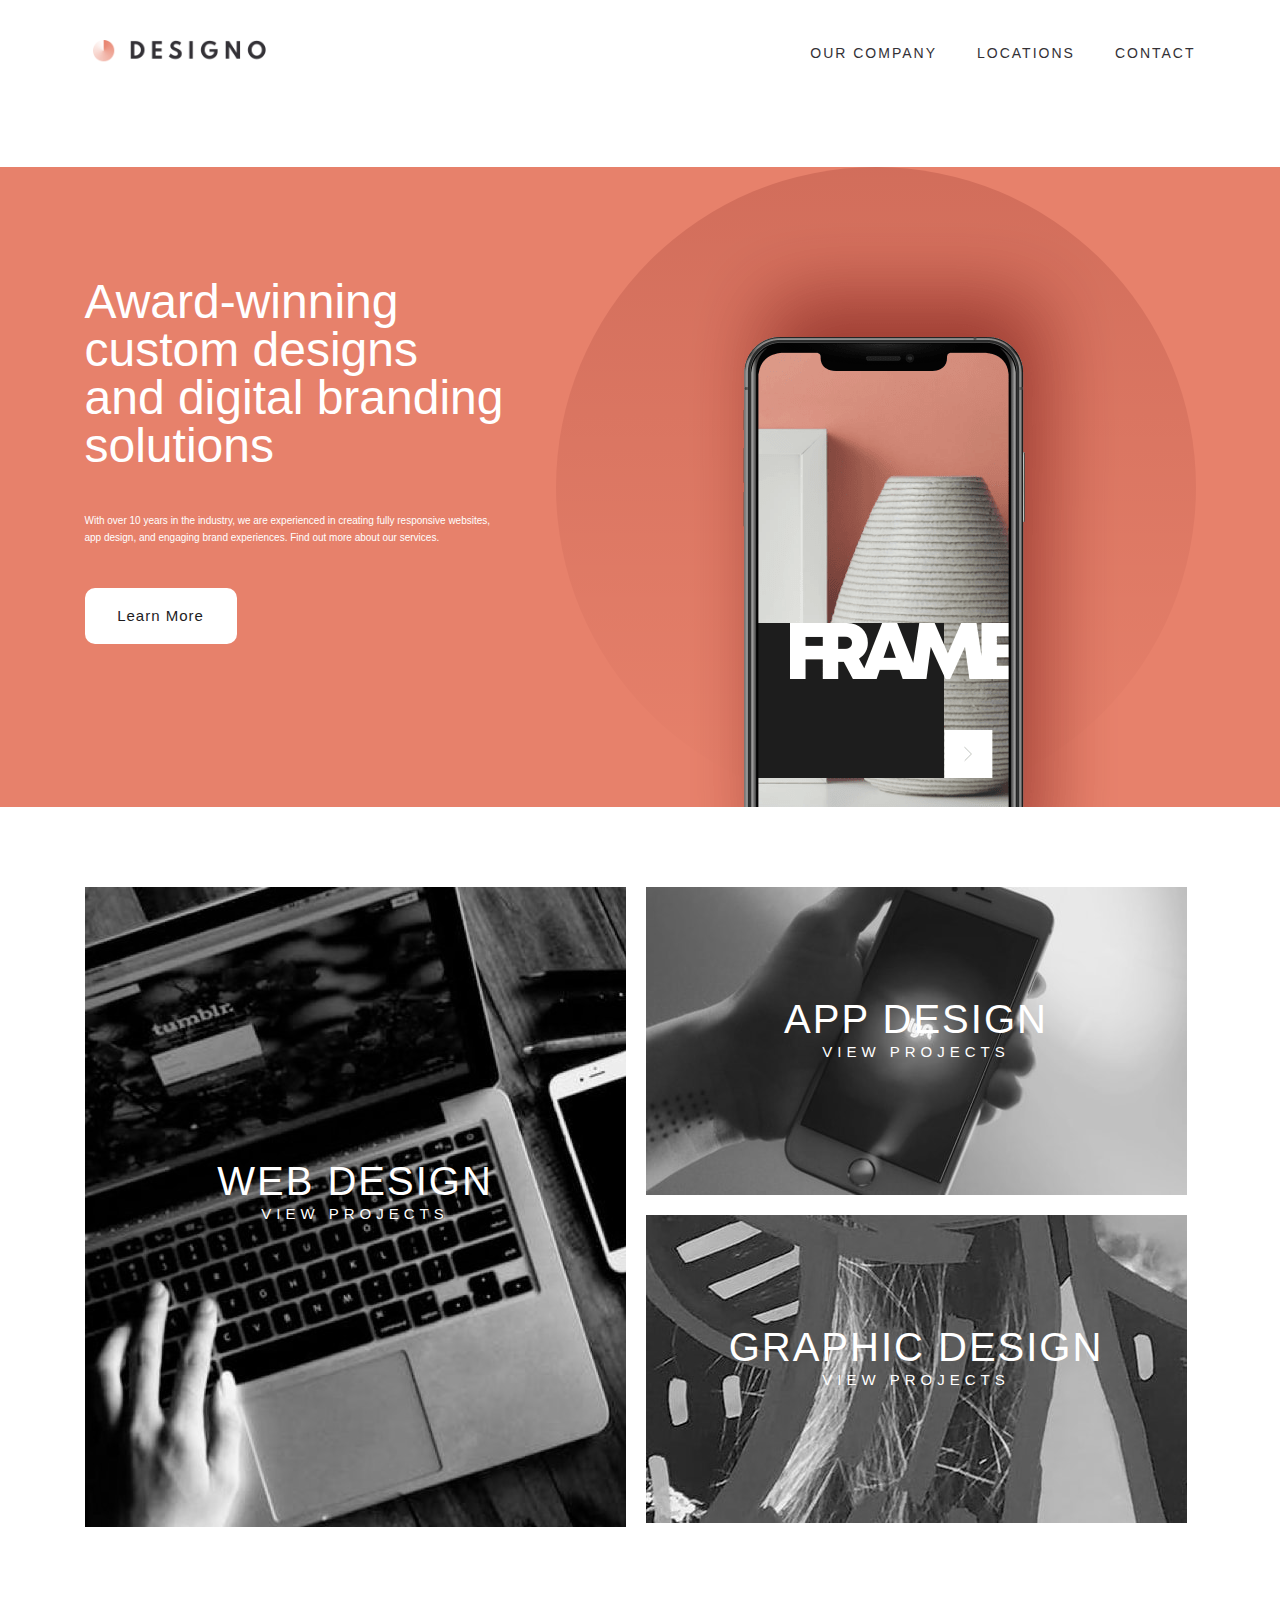
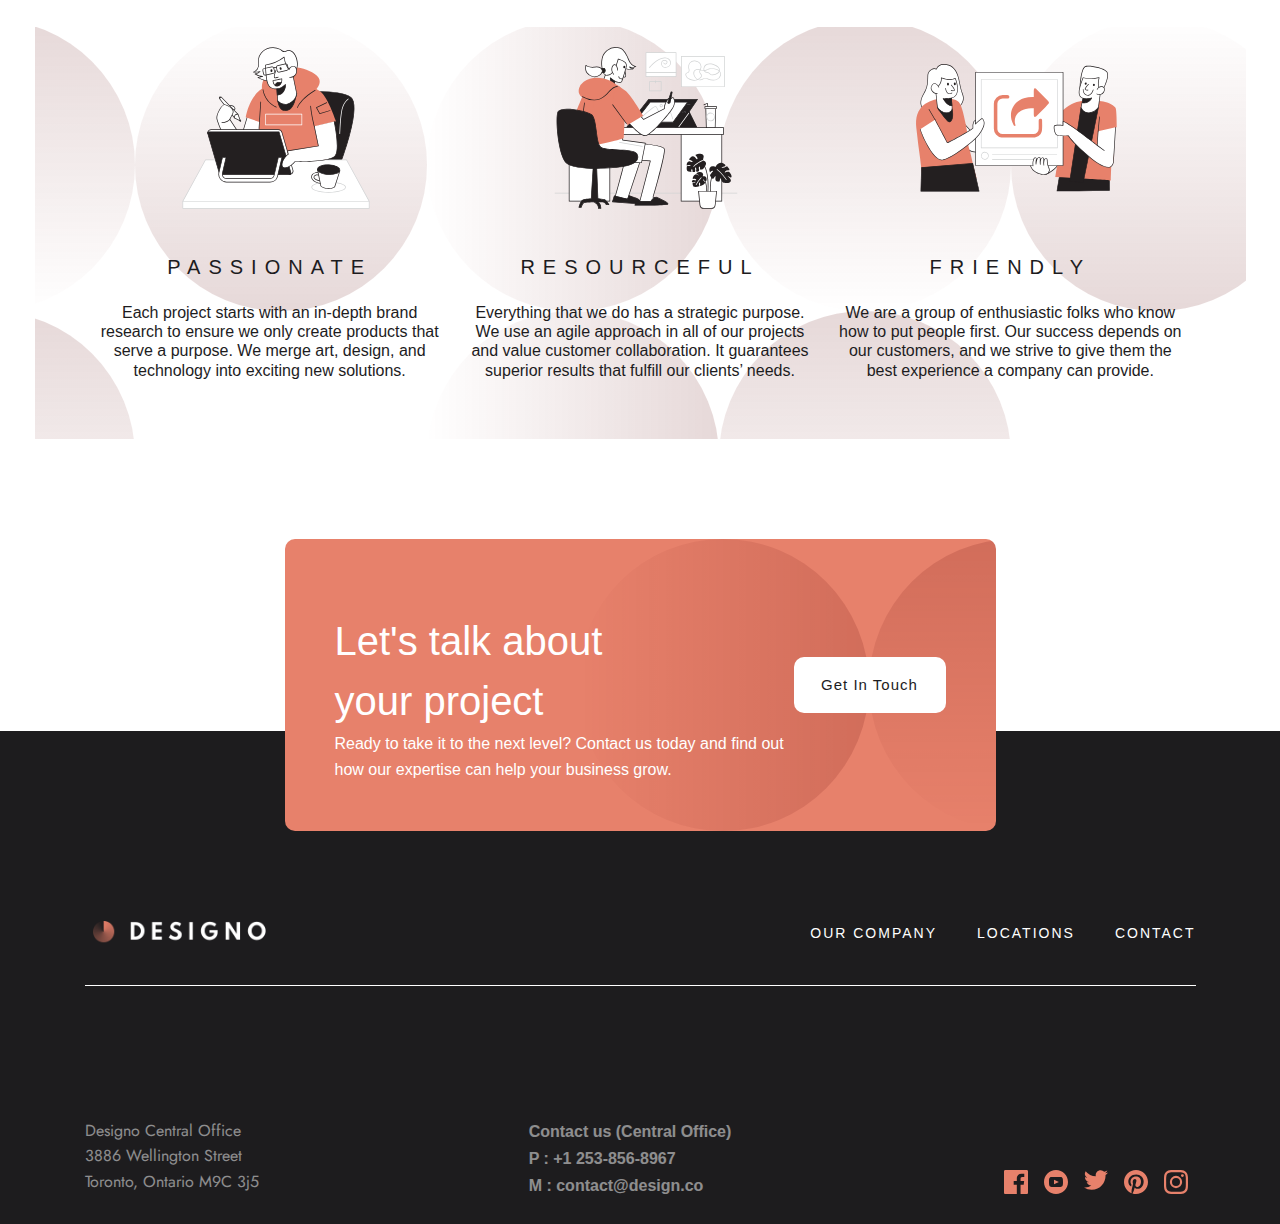
<file: index.html>
<!DOCTYPE html>
<html lang="en">

<head>
    <meta charset="UTF-8">
    <meta name="viewport" content="width=device-width, initial-scale=1.0">
    <link rel="stylesheet" href="./css/global.css">
    <link rel="stylesheet" href="./css/home.css">
    <title>Designo | Home </title>

    <link rel="shortcut icon" href="./images/favicon-32x32.png" type="image/x-icon">
</head>

<body>
    <!-- HEADER  -->
    <header class="header">
        <section class="container header__container">


            <a href="./index.html" target="_blank"> <img class="logo" src="./images/shared/desktop/logo-dark.png"
                    width="196" height="24" alt="Logo">
            </a>

            <ul class="nav__bar">
                <li class="nav__items"><a href="./pages/our-company.html">OUR COMPANY</a></li>
                <li class="nav__items"><a href="./pages/location.html">LOCATIONS</a></li>
                <li class="nav__items"><a href="./pages/contact.html">CONTACT</a></li>
            </ul>

        </section>

    </header>











    <!-- Main -->
    <main class="main">

        <div class="main__page">

            <section class="container main__container">
                <div class="main__page--left">
                    <h1 class="main__page--left--title">Award-winning custom designs and digital branding solutions</h1>
                    <p class="main__page--left--disc">With over 10 years in the industry, we are experienced in creating
                        fully responsive websites, app design, and engaging brand experiences. Find out more about our
                        services.</p>
                    <button class="btn">Learn More</button>
                </div>
                <div class=" main__page--right">
                   
                </div>
            </section>

        </div>

        <section class="container design__container">

            
            <a href="./pages/web-design.html">
                <div class="design__card design__card--bg--web">
                    <h2 class="web__design--title">WEB DESIGN</h2>
                    <h5 class="web__Design--sub--title">VIEW PROJECTS</h5>
                </div>
            </a>

            <div class="design__card--right">
                <a href="./pages/app-design.html">

                    <div class="design__card design__card--bg--app">
                        <h2 class="web__design--title">APP DESIGN</h2>
                        <h5 class="web__Design--sub--title">VIEW PROJECTS</h5>
                    </div>
                    
                </a>

                <a href="./pages/graphic-design.html">

                    <div class="design__card design__card--bg--graphic">
                        <h2 class="web__design--title">GRAPHIC DESIGN</h2>
                        <h5 class="web__Design--sub--title">VIEW PROJECTS</h5>
                    </div>
                </a>

            </div>

        </section>



        <section class="container info__cards__container">


            <div class="info__card">
                <img class="inf0__card--img" src="./images/home/desktop/illustration-passionate.svg" width="202"
                    height="202" alt="people img">
                <h4 class="info__card--title">PASSIONATE</h4>
                <p class="info__card--disc">Each project starts with an in-depth brand research to ensure we only create
                    products that serve a purpose. We merge art, design, and technology into exciting new solutions.</p>
            </div>

            <div class="info__card">
                <img class="inf0__card--img" src="./images/home/desktop/illustration-resourceful.svg" width="202"
                    height="202" alt="people img">
                <h4 class="info__card--title">RESOURCEFUL</h4>
                <p class="info__card--disc">Everything that we do has a strategic purpose. We use an agile approach in
                    all of our projects and value customer collaboration. It guarantees superior results that fulfill
                    our clients’ needs.</p>
            </div>
            <div class="info__card">
                <img class="inf0__card--img" src="./images/home/desktop/illustration-friendly.svg" width="202"
                    height="202" alt="people img">
                <h4 class="info__card--title">FRIENDLY</h4>
                <p class="info__card--disc">We are a group of enthusiastic folks who know how to put people first. Our
                    success depends on our customers, and we strive to give them the best experience a company can
                    provide.</p>
            </div>




        </section>



    </main>











    <div class="container footer--sub__container">
        <div>
            <h2 class="footer__sub--title">Let's talk about your project</h2>

            <p class="footer--sub__disc">Ready to take it to the next level? Contact us today and find out how our
                expertise can help your
                business grow.
            </p>
        </div>
        <button class="footer--btn">Get In Touch</button>
    </div>
    <footer class="footer">
        <div class="footer__container container">


            <header class="header">
                <section class="header__container">
                    <img class="logo" src="./images/shared/desktop/logo-light.png" width="196" height="24" alt="Logo">


                    <ul class="nav__bar">
                        <li class="nav__items"><a href="./pages/our-company.html">OUR COMPANY</a></li>
                        <li class="nav__items"><a href="./pages/location.html">LOCATIONS</a></li>
                        <li class="nav__items"><a href="./pages/contact.html">CONTACT</a></li>
                    </ul>
                </section>

            </header>

            <div class="footer__items">
                <a class="foot__addres" href="#">
                    Designo Central Office
                    3886 Wellington Street
                    Toronto, Ontario M9C 3j5
                </a>

                <ul class="foot__list">
                    <li class="foot__list__items"><a href="#">Contact us (Central Office)</a></li>
                    <li class="foot__list__items"><a href="tel:+1 253-856-8967">P : +1 253-856-8967</a></li>
                    <li class="foot__list__items"><a href="mailto:contact@gmail.com">M : contact@design.co</a></li>
                </ul>

                <div class="social__icons">
                    <a href="#"><img src="./images/shared/desktop/icon-facebook.svg" alt="facebook icon"></a>
                    <a href="#"><img src="./images/shared/desktop/icon-youtube.svg" alt="you tube icon"></a>
                    <a href="#"><img src="./images/shared/desktop/icon-twitter.svg" alt="twitter icon"></a>
                    <a href="#"><img src="./images/shared/desktop/icon-pinterest.svg" alt="pinterest icon"></a>
                    <a href="#"><img src="./images/shared/desktop/icon-instagram.svg" alt="instagram icon"></a>
                </div>
            </div>
        </div>
        </div>


    </footer>



</body>

</html>
</file>
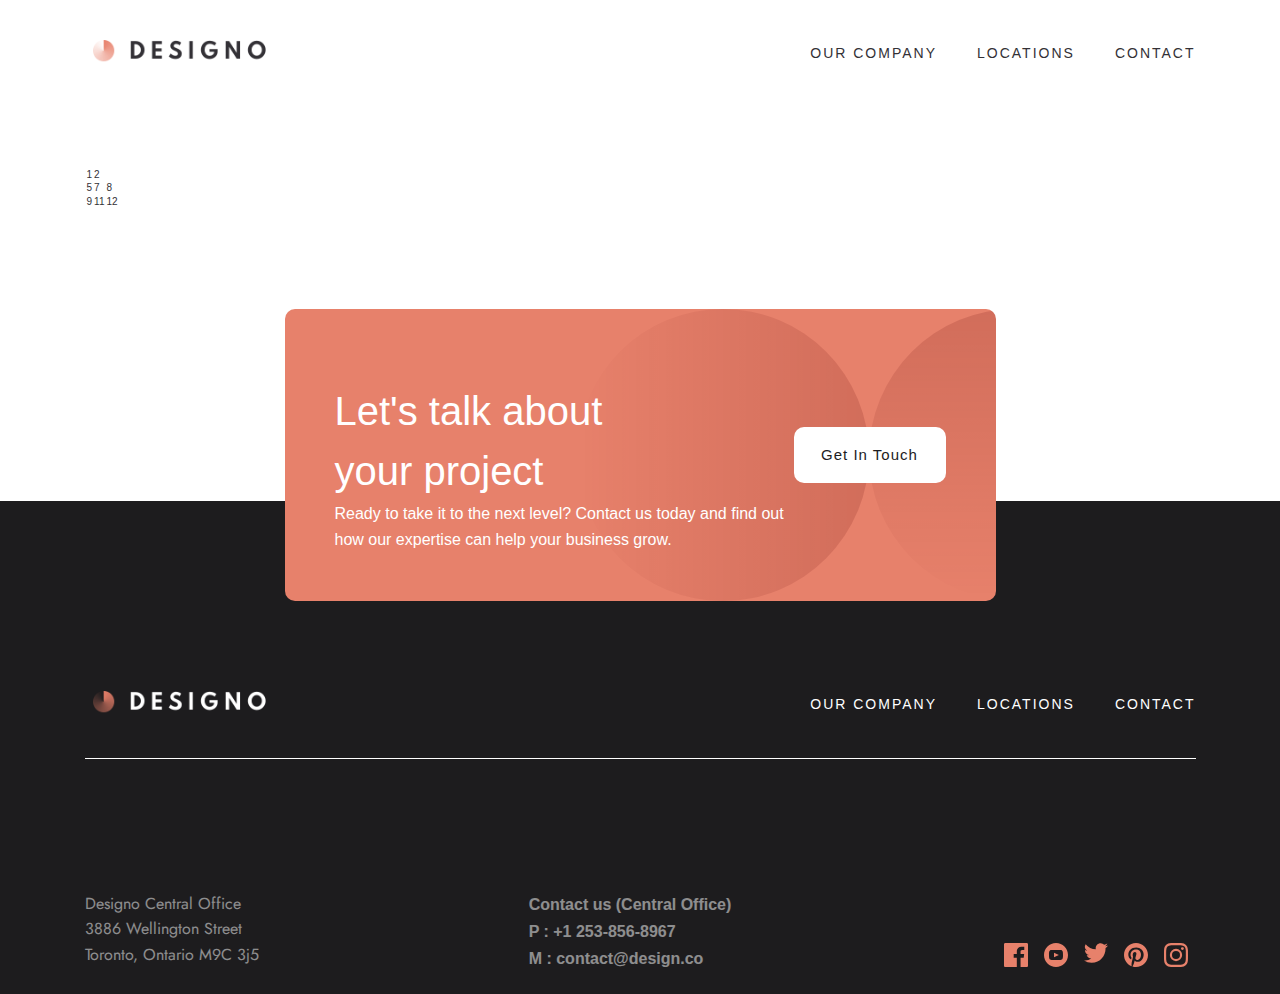
<file: pages/app-design.html>
<!DOCTYPE html>
<html lang="en">

<head>
    <meta charset="UTF-8">
    <meta name="viewport" content="width=device-width, initial-scale=1.0">
    <link rel="stylesheet" href="../css/global.css">
    <link rel="stylesheet" href="../css/app-design.css">
    <title>Designo | App Design</title>
 
    <link rel="shortcut icon" href="./images/favicon-32x32.png" type="image/x-icon">
</head>

<body>

    <!-- HEADER  -->
    <header class="header">
        <section  class="container header__container">
        <a href="../index.html">  <img class="logo" src="../images/shared/desktop/logo-dark.png" width="196" height="24" alt="Logo">
        </a>
            
            <ul class="nav__bar">
                <li class="nav__items nav__items--visit"><a href="../pages/our-company.html">OUR COMPANY</a></li>
                <li class="nav__items"><a href="./location.html">LOCATIONS</a></li>
                <li class="nav__items"><a href="./contact.html">CONTACT</a></li>
            </ul>
        </section>
    
</header>
 


<!-- Main -->
<main class="main">
    <section class="container main__container">

        <table>
            <thead>
                <td >1</td>
                <td colspan="3">2</td>
                <!-- <td >3</td> -->
                <!-- <td >4</td> -->
            </thead>

            <tbody>
                <td>5</td>
                <!-- <td>6</td> -->
                <td>7</td>
                <td>8</td>
            </tbody>

            <tfoot>
                <td>9</td>
                <!-- <td>10</td> -->
                <td>11</td>
                <td>12</td>
            </tfoot>
  
        </table>

    </section>

</main>



<div class="container footer--sub__container">
    <div>
        <h2 class="footer__sub--title">Let's talk about your project</h2>

        <p class="footer--sub__disc">Ready to take it to the next level? Contact us today and find out how our
            expertise can help your
            business grow.
        </p>
    </div>
    <button class="footer--btn" >Get In Touch</button>
</div>
<footer class="footer">
    <div class="footer__container container">


        <header class="header">
            <section class="header__container">
              <a href="../index.html"><img class="logo" src="../images/shared/desktop/logo-light.png" width="196" height="24" alt="Logo">
              </a>

                <ul class="nav__bar">
                    <li class="nav__items"><a href="./pages/our-company.html">OUR COMPANY</a></li>
                    <li class="nav__items"><a href="./location.html">LOCATIONS</a></li>
                    <li class="nav__items"><a href="./contact.html">CONTACT</a></li>
                </ul>
            </section>

        </header>

        <div class="footer__items">
            <a class="foot__addres" href="#">
                Designo Central Office
                3886 Wellington Street
                Toronto, Ontario M9C 3j5
            </a>
            <ul class="foot__list">
                <li class="foot__list__items"><a href="#">Contact us (Central Office)</a></li>
                <li class="foot__list__items"><a href="tel:+1 253-856-8967">P : +1 253-856-8967</a></li>
                <li class="foot__list__items"><a href="mailto:contact@gmail.com">M : contact@design.co</a></li>
            </ul>
                <div class="social__icons">
                    <a href="#"><img src="../images/shared/desktop/icon-facebook.svg" alt="facebook icon"></a>
                    <a href="#"><img src="../images/shared/desktop/icon-youtube.svg" alt="you tube icon"></a>
                    <a href="#"><img src="../images/shared/desktop/icon-twitter.svg" alt="twitter icon"></a>
                    <a href="#"><img src="../images/shared/desktop/icon-pinterest.svg" alt="pinterest icon"></a>
                    <a href="#"><img src="../images/shared/desktop/icon-instagram.svg" alt="instagram icon"></a>
                </div>    
                </div>
    </div>
    </div>


</footer>




</body>

</html>
</file>
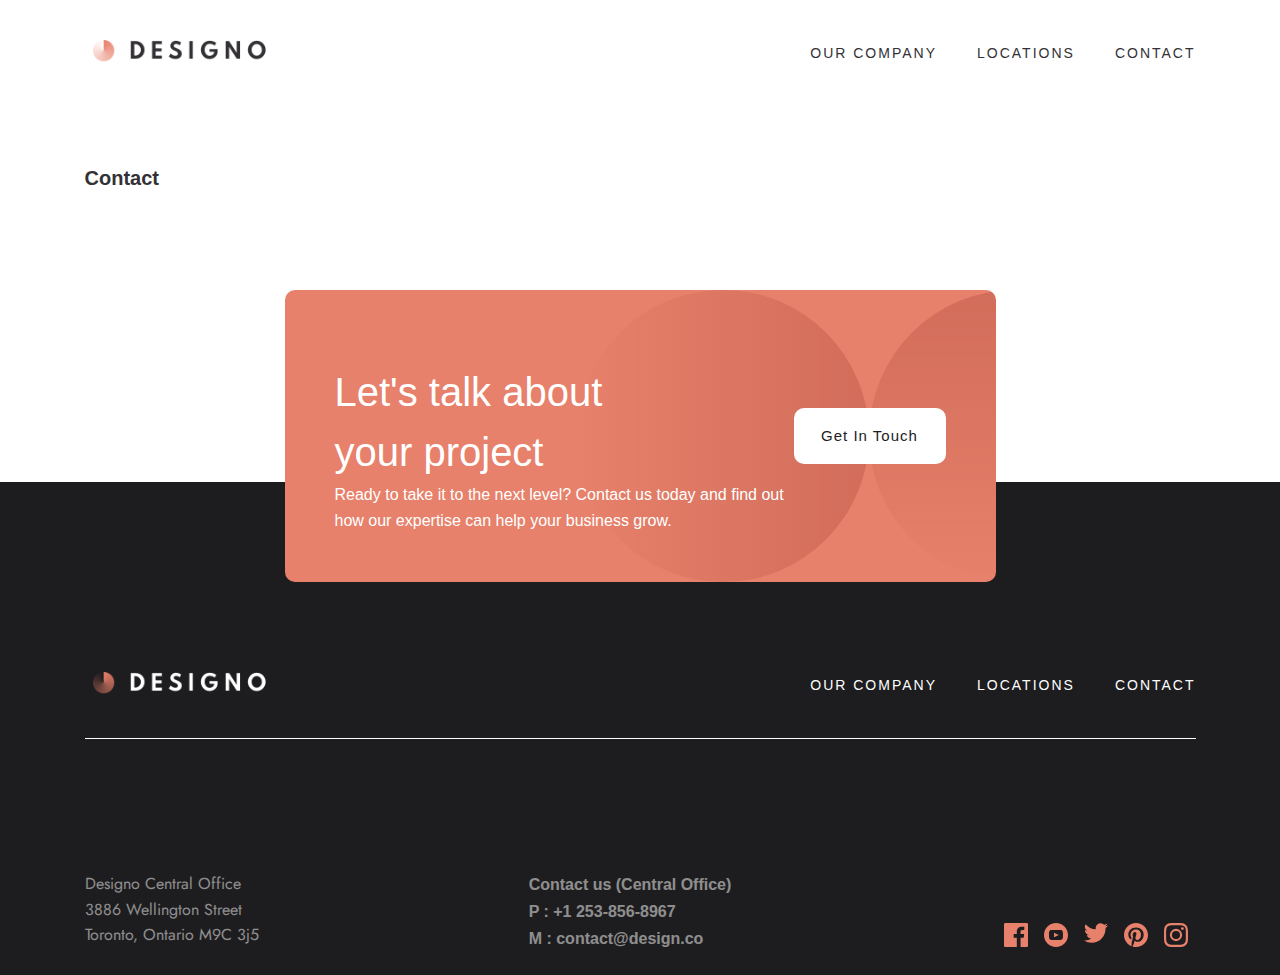
<file: pages/contact.html>
<!DOCTYPE html>
<html lang="en">

<head>
    <meta charset="UTF-8">
    <meta name="viewport" content="width=device-width, initial-scale=1.0">
    <link rel="stylesheet" href="../css/global.css">
    <link rel="stylesheet" href="../css/contact.css">
    <title>Designo | Contact</title>
 
    <link rel="shortcut icon" href="./images/favicon-32x32.png" type="image/x-icon">
</head>

<body>
    <!-- HEADER  -->
    <header class="header">
        <section  class="container header__container">
         <a href="../index.html"> <img class="logo" src="../images/shared/desktop/logo-dark.png" width="196" height="24" alt="Logo">
         </a>
            
            <ul class="nav__bar">
                <li class="nav__items nav__items--visit"><a href="./contact.html">OUR COMPANY</a></li>
                <li class="nav__items"><a href="./location.html">LOCATIONS</a></li>
                <li class="nav__items"><a href="./contact.html">CONTACT</a></li>
            </ul>
        </section>
    
</header>
 

 
<!-- Main -->
<main class="main">
        <section class="container main__container">
<h1>Contact</h1>
        </section>
    
</main>



<div class="container footer--sub__container">
    <div>
        <h2 class="footer__sub--title">Let's talk about your project</h2>

        <p class="footer--sub__disc">Ready to take it to the next level? Contact us today and find out how our
            expertise can help your
            business grow.
        </p>
    </div>
    <button class="footer--btn" >Get In Touch</button>
</div>
<footer class="footer">
    <div class="footer__container container">


        <header class="header">
            <section class="header__container">
              <a href="../index.html"><img class="logo" src="../images/shared/desktop/logo-light.png" width="196" height="24" alt="Logo">
              </a>

                <ul class="nav__bar">
                    <li class="nav__items"><a href="./pages/our-company.html">OUR COMPANY</a></li>
                    <li class="nav__items"><a href="./location.html">LOCATIONS</a></li>
                    <li class="nav__items"><a href="./contact.html">CONTACT</a></li>
                </ul>
            </section>

        </header>

        <div class="footer__items">
            <a class="foot__addres" href="#">
                Designo Central Office
                3886 Wellington Street
                Toronto, Ontario M9C 3j5
            </a>
            <ul class="foot__list">
                <li class="foot__list__items"><a href="#">Contact us (Central Office)</a></li>
                <li class="foot__list__items"><a href="tel:+1 253-856-8967">P : +1 253-856-8967</a></li>
                <li class="foot__list__items"><a href="mailto:contact@gmail.com">M : contact@design.co</a></li>
            </ul>
                <div class="social__icons">
                    <a href="#"><img src="../images/shared/desktop/icon-facebook.svg" alt="facebook icon"></a>
                    <a href="#"><img src="../images/shared/desktop/icon-youtube.svg" alt="you tube icon"></a>
                    <a href="#"><img src="../images/shared/desktop/icon-twitter.svg" alt="twitter icon"></a>
                    <a href="#"><img src="../images/shared/desktop/icon-pinterest.svg" alt="pinterest icon"></a>
                    <a href="#"><img src="../images/shared/desktop/icon-instagram.svg" alt="instagram icon"></a>
                </div>    
                </div>
    </div>
    </div>


</footer>



</body>

</html>
</file>
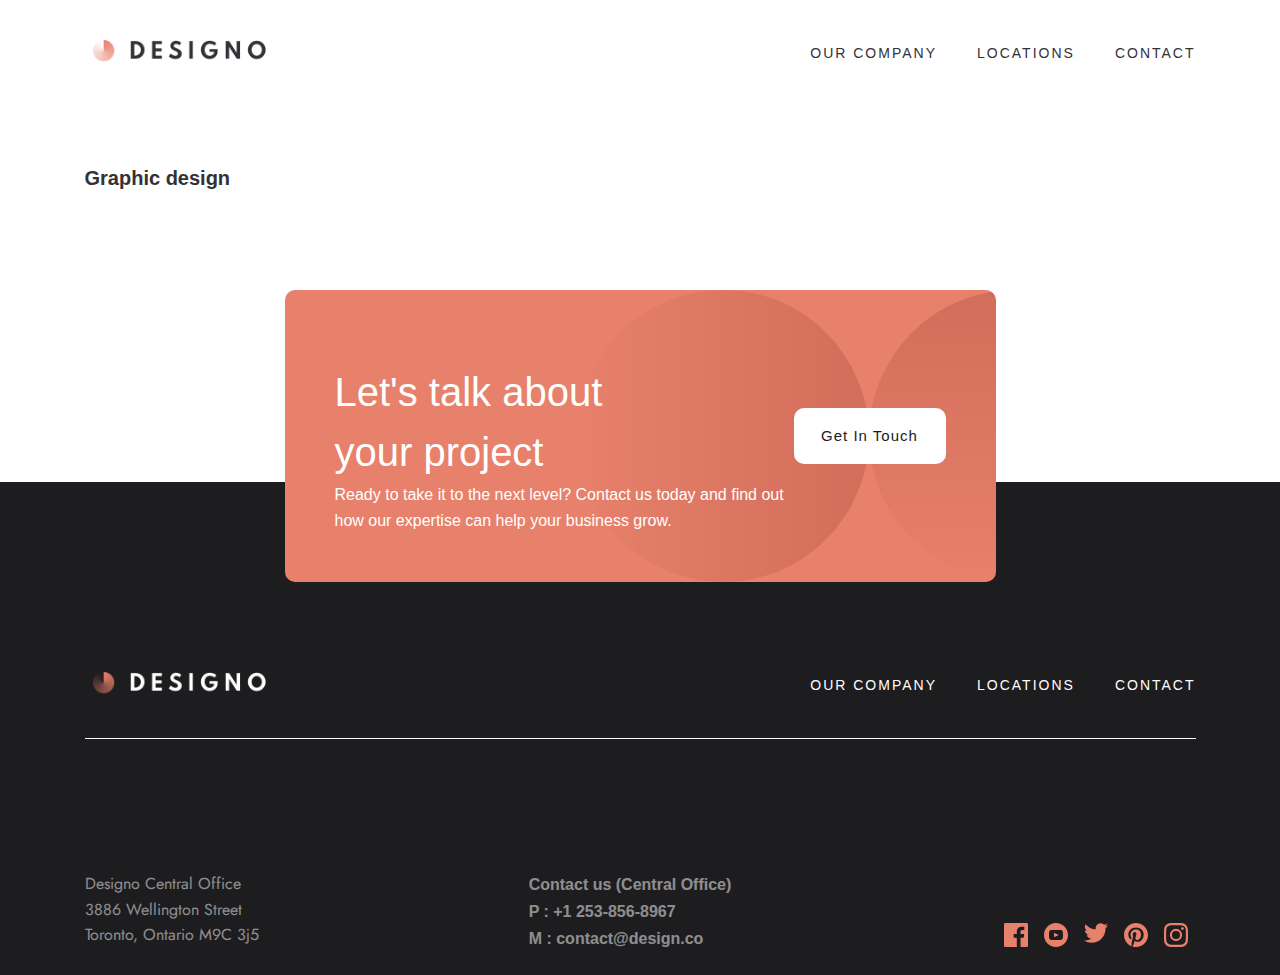
<file: pages/graphic-design.html>
<!DOCTYPE html>
<html lang="en">

<head>
    <meta charset="UTF-8">
    <meta name="viewport" content="width=device-width, initial-scale=1.0">
    <link rel="stylesheet" href="../css/global.css">
    <link rel="stylesheet" href="../css/graphic-design.css">
    <title>Designo | Graphic Design</title>
 
    <link rel="shortcut icon" href="./images/favicon-32x32.png" type="image/x-icon">
</head>

<body>
    <!-- HEADER  -->
    <header class="header">
        <section  class="container header__container">
        <a href="../index.html">  <img class="logo" src="../images/shared/desktop/logo-dark.png" width="196" height="24" alt="Logo">
        </a>
            
            <ul class="nav__bar">
                <li class="nav__items nav__items--visit"><a href="../pages/our-company.html">OUR COMPANY</a></li>
                <li class="nav__items"><a href="./location.html">LOCATIONS</a></li>
                <li class="nav__items"><a href="./contact.html">CONTACT</a></li>
            </ul>
        </section>
    
</header>
 
<!-- Main -->
<main class="main">
        <section class="container main__container">
<h1>Graphic design</h1>
        </section>
    
</main>



<div class="container footer--sub__container">
    <div>
        <h2 class="footer__sub--title">Let's talk about your project</h2>

        <p class="footer--sub__disc">Ready to take it to the next level? Contact us today and find out how our
            expertise can help your
            business grow.
        </p>
    </div>
    <button class="footer--btn" >Get In Touch</button>
</div>
<footer class="footer">
    <div class="footer__container container">


        <header class="header">
            <section class="header__container">
              <a href="../index.html"><img class="logo" src="../images/shared/desktop/logo-light.png" width="196" height="24" alt="Logo">
              </a>

                <ul class="nav__bar">
                    <li class="nav__items"><a href="./pages/our-company.html">OUR COMPANY</a></li>
                    <li class="nav__items"><a href="./location.html">LOCATIONS</a></li>
                    <li class="nav__items"><a href="./contact.html">CONTACT</a></li>
                </ul>
            </section>

        </header>

        <div class="footer__items">
            <a class="foot__addres" href="#">
                Designo Central Office
                3886 Wellington Street
                Toronto, Ontario M9C 3j5
            </a>
            <ul class="foot__list">
                <li class="foot__list__items"><a href="#">Contact us (Central Office)</a></li>
                <li class="foot__list__items"><a href="tel:+1 253-856-8967">P : +1 253-856-8967</a></li>
                <li class="foot__list__items"><a href="mailto:contact@gmail.com">M : contact@design.co</a></li>
            </ul>
                <div class="social__icons">
                    <a href="#"><img src="../images/shared/desktop/icon-facebook.svg" alt="facebook icon"></a>
                    <a href="#"><img src="../images/shared/desktop/icon-youtube.svg" alt="you tube icon"></a>
                    <a href="#"><img src="../images/shared/desktop/icon-twitter.svg" alt="twitter icon"></a>
                    <a href="#"><img src="../images/shared/desktop/icon-pinterest.svg" alt="pinterest icon"></a>
                    <a href="#"><img src="../images/shared/desktop/icon-instagram.svg" alt="instagram icon"></a>
                </div>    
                </div>
    </div>
    </div>


</footer>





</body>

</html>
</file>
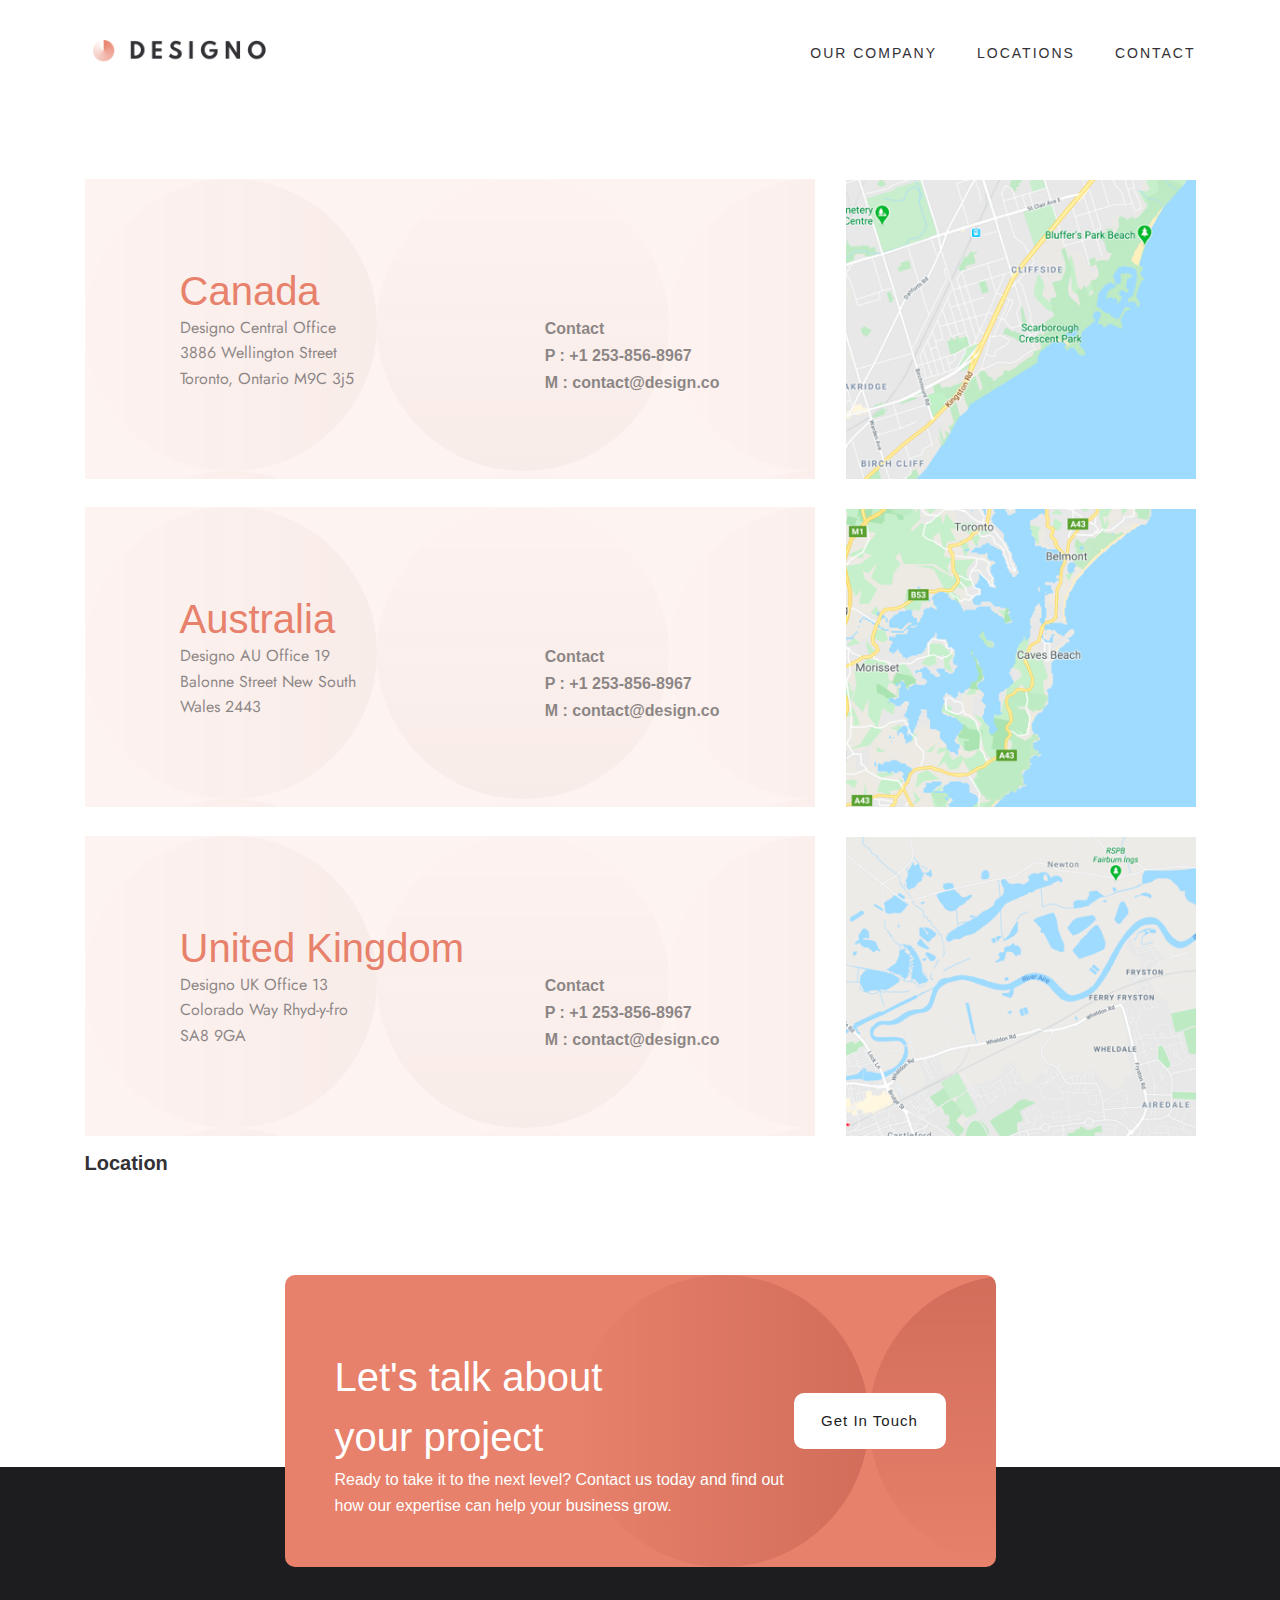
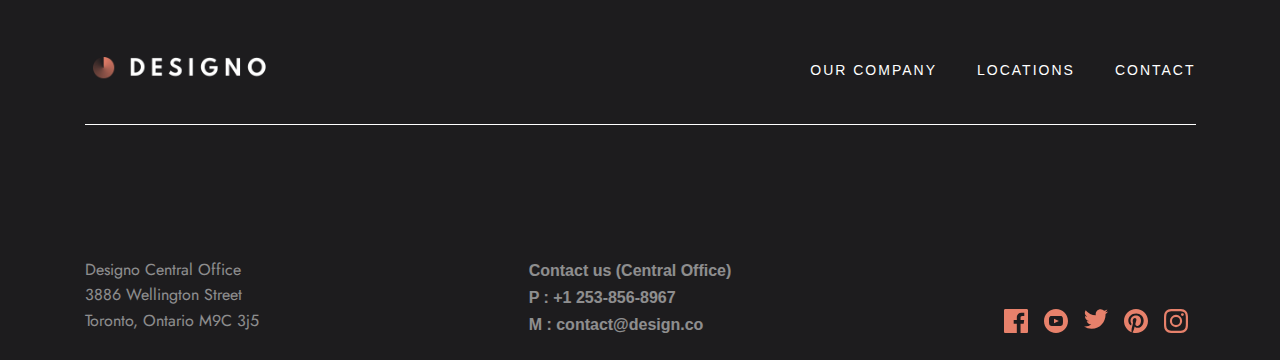
<file: pages/location.html>
<!DOCTYPE html>
<html lang="en">

<head>
    <meta charset="UTF-8">
    <meta name="viewport" content="width=device-width, initial-scale=1.0">
    <link rel="stylesheet" href="../css/global.css">
    <link rel="stylesheet" href="../css/location.css">
    <title>Designo | Location</title>

    <link rel="shortcut icon" href="./images/favicon-32x32.png" type="image/x-icon">
</head>

<body>
    <!-- HEADER  -->
    <header class="header">
        <section class="container header__container">
            <a href="../index.html"> <img class="logo" src="../images/shared/desktop/logo-dark.png" width="196"
                    height="24" alt="Logo">
            </a>

            <ul class="nav__bar">
                <li class="nav__items"><a href="./our-company.html">OUR COMPANY</a></li>
                <li class="nav__items nav__items--visit"><a href="./location.html">LOCATIONS</a></li>
                <li class="nav__items"><a href="./contact.html">CONTACT</a></li>
            </ul>
        </section>

    </header>


    <!-- Main -->
    <main class="main">
        <section class="container main__container">
            <div class="location__card">
                <div class="location__card__container">
                    <div class="location__card--bg">

                        <h3 class="country__name">Canada</h3>
                        <div class="location__addres">

                            <a class="foot__addres" href="#">
                                Designo Central Office
                                3886 Wellington Street
                                Toronto, Ontario M9C 3j5
                            </a>

                            <ul class="foot__list">
                                <li class="foot__list__items"><a href="#">Contact</a></li>
                                <li class="foot__list__items"><a href="tel:+1 253-856-8967">P : +1 253-856-8967</a></li>
                                <li class="foot__list__items"><a href="mailto:contact@gmail.com">M :
                                        contact@design.co</a></li>
                            </ul>
                        </div>
                    </div>
                    <a class="location__map" href="#"><img src="../images/locations/desktop/image-map-canada.png"
                            width="350" height="326" alt="canada map"></a>
                </div>

            </div>
            </div>
            <div class="location__card">
                <div class="location__card__container">
                  
                    <div class="location__card--bg">

                        <h3 class="country__name">Australia</h3>
                        <div class="location__addres">

                            <a class="foot__addres" href="#">
                                Designo AU Office
                                19 Balonne Street New South Wales 2443
                            </a>

                            <ul class="foot__list">
                                <li class="foot__list__items"><a href="#">Contact</a></li>
                                <li class="foot__list__items"><a href="tel:+1 253-856-8967">P : +1 253-856-8967</a></li>
                                <li class="foot__list__items"><a href="mailto:contact@gmail.com">M :
                                        contact@design.co</a></li>
                            </ul>
                        </div>
                    </div>
                    <a class="location__map" href="#"><img src="../images/locations/desktop/image-map-australia.png"
                        width="350" height="326" alt="Australia map"></a>
                </div>

            </div>
            <div class="location__card">
                <div class="location__card__container">
                    <div class="location__card--bg">

                        <h3 class="country__name">United Kingdom</h3>
                        <div class="location__addres">

                            <a class="foot__addres" href="#">
                                Designo UK Office
                                13 Colorado Way Rhyd-y-fro SA8 9GA
                            </a>

                            <ul class="foot__list">
                                <li class="foot__list__items"><a href="#">Contact</a></li>
                                <li class="foot__list__items"><a href="tel:+1 253-856-8967">P : +1 253-856-8967</a></li>
                                <li class="foot__list__items"><a href="mailto:contact@gmail.com">M :
                                        contact@design.co</a></li>
                            </ul>
                        </div>
                    </div>
                    <a class="location__map" href="#"><img
                            src="../images/locations/desktop/image-map-united-kingdom.png" width="350" height="326"
                            alt="UK map"></a>
                </div>

            </div>







            <h1>Location</h1>
        </section>

    </main>



    <div class="container footer--sub__container">
        <div>
            <h2 class="footer__sub--title">Let's talk about your project</h2>

            <p class="footer--sub__disc">Ready to take it to the next level? Contact us today and find out how our
                expertise can help your
                business grow.
            </p>
        </div>
        <button class="footer--btn">Get In Touch</button>
    </div>
    <footer class="footer">
        <div class="footer__container container">


            <header class="header">
                <section class="header__container">
                    <a href="../index.html"><img class="logo" src="../images/shared/desktop/logo-light.png" width="196"
                            height="24" alt="Logo">
                    </a>

                    <ul class="nav__bar">
                        <li class="nav__items"><a href="./pages/our-company.html">OUR COMPANY</a></li>
                        <li class="nav__items"><a href="./location.html">LOCATIONS</a></li>
                        <li class="nav__items"><a href="./contact.html">CONTACT</a></li>
                    </ul>
                </section>

            </header>

            <div class="footer__items">
                <a class="foot__addres" href="#">
                    Designo Central Office
                    3886 Wellington Street
                    Toronto, Ontario M9C 3j5
                </a>
                <ul class="foot__list">
                    <li class="foot__list__items"><a href="#">Contact us (Central Office)</a></li>
                    <li class="foot__list__items"><a href="tel:+1 253-856-8967">P : +1 253-856-8967</a></li>
                    <li class="foot__list__items"><a href="mailto:contact@gmail.com">M : contact@design.co</a></li>
                </ul>
                <div class="social__icons">
                    <a href="#"><img src="../images/shared/desktop/icon-facebook.svg" alt="facebook icon"></a>
                    <a href="#"><img src="../images/shared/desktop/icon-youtube.svg" alt="you tube icon"></a>
                    <a href="#"><img src="../images/shared/desktop/icon-twitter.svg" alt="twitter icon"></a>
                    <a href="#"><img src="../images/shared/desktop/icon-pinterest.svg" alt="pinterest icon"></a>
                    <a href="#"><img src="../images/shared/desktop/icon-instagram.svg" alt="instagram icon"></a>
                </div>
            </div>
        </div>
        </div>


    </footer>





</body>

</html>
</file>
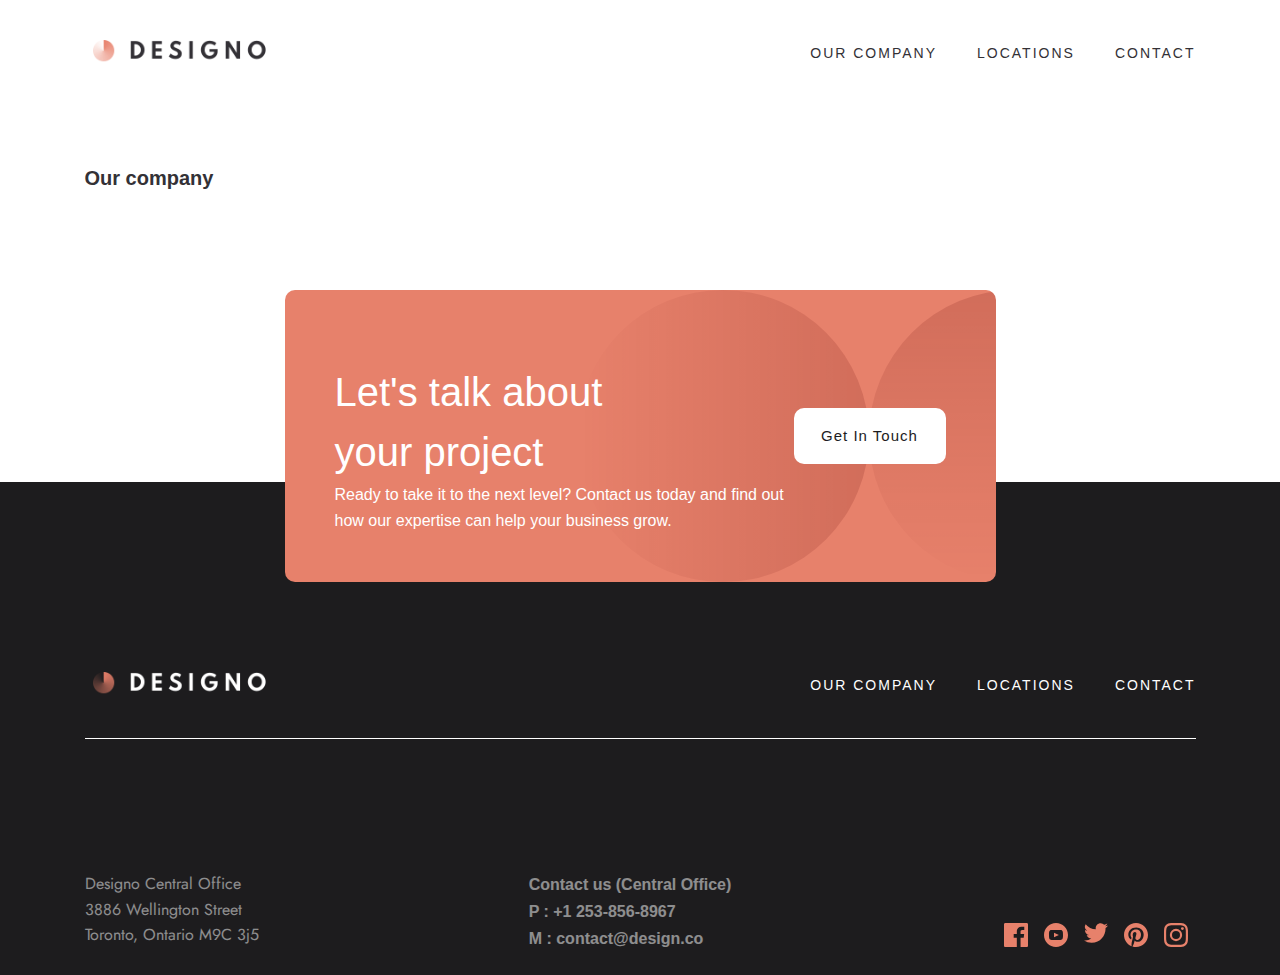
<file: pages/our-company.html>
<!DOCTYPE html>
<html lang="en">

<head>
    <meta charset="UTF-8">
    <meta name="viewport" content="width=device-width, initial-scale=1.0">
    <link rel="stylesheet" href="../css/global.css">
    <link rel="stylesheet" href="../css/our-company.css">
    <title>Designo | Our company</title>
 
    <link rel="shortcut icon" href="./images/favicon-32x32.png" type="image/x-icon">
</head>

<body>

    <!-- HEADER  -->
    <header class="header">
        <section  class="container header__container">
         <a href="../index.html"> <img class="logo" src="../images/shared/desktop/logo-dark.png" width="196" height="24" alt="Logo">
         </a>
            
            <ul class="nav__bar">
                <li class="nav__items nav__items--visit"><a href="../pages/our-company.html">OUR COMPANY</a></li>
                <li class="nav__items"><a href="./location.html">LOCATIONS</a></li>
                <li class="nav__items"><a href="./contact.html">CONTACT</a></li>
            </ul>
        </section>
    
</header>
 
<!-- Main -->
<main class="main">
        <section class="container main__container">
<h1>Our company</h1>
        </section>
    
</main>



<div class="container footer--sub__container">
    <div>
        <h2 class="footer__sub--title">Let's talk about your project</h2>

        <p class="footer--sub__disc">Ready to take it to the next level? Contact us today and find out how our
            expertise can help your
            business grow.
        </p>
    </div>
    <button class="footer--btn" >Get In Touch</button>
</div>
<footer class="footer">
    <div class="footer__container container">


        <header class="header">
            <section class="header__container">
              <a href="../index.html"><img class="logo" src="../images/shared/desktop/logo-light.png" width="196" height="24" alt="Logo">
              </a>

                <ul class="nav__bar">
                    <li class="nav__items"><a href="./pages/our-company.html">OUR COMPANY</a></li>
                    <li class="nav__items"><a href="./location.html">LOCATIONS</a></li>
                    <li class="nav__items"><a href="./contact.html">CONTACT</a></li>
                </ul>
            </section>

        </header>

        <div class="footer__items">
            <a class="foot__addres" href="#">
                Designo Central Office
                3886 Wellington Street
                Toronto, Ontario M9C 3j5
            </a>
            <ul class="foot__list">
                <li class="foot__list__items"><a href="#">Contact us (Central Office)</a></li>
                <li class="foot__list__items"><a href="tel:+1 253-856-8967">P : +1 253-856-8967</a></li>
                <li class="foot__list__items"><a href="mailto:contact@gmail.com">M : contact@design.co</a></li>
            </ul>
                <div class="social__icons">
                    <a href="#"><img src="../images/shared/desktop/icon-facebook.svg" alt="facebook icon"></a>
                    <a href="#"><img src="../images/shared/desktop/icon-youtube.svg" alt="you tube icon"></a>
                    <a href="#"><img src="../images/shared/desktop/icon-twitter.svg" alt="twitter icon"></a>
                    <a href="#"><img src="../images/shared/desktop/icon-pinterest.svg" alt="pinterest icon"></a>
                    <a href="#"><img src="../images/shared/desktop/icon-instagram.svg" alt="instagram icon"></a>
                </div>    
                </div>
    </div>
    </div>


</footer>




</body>

</html>
</file>
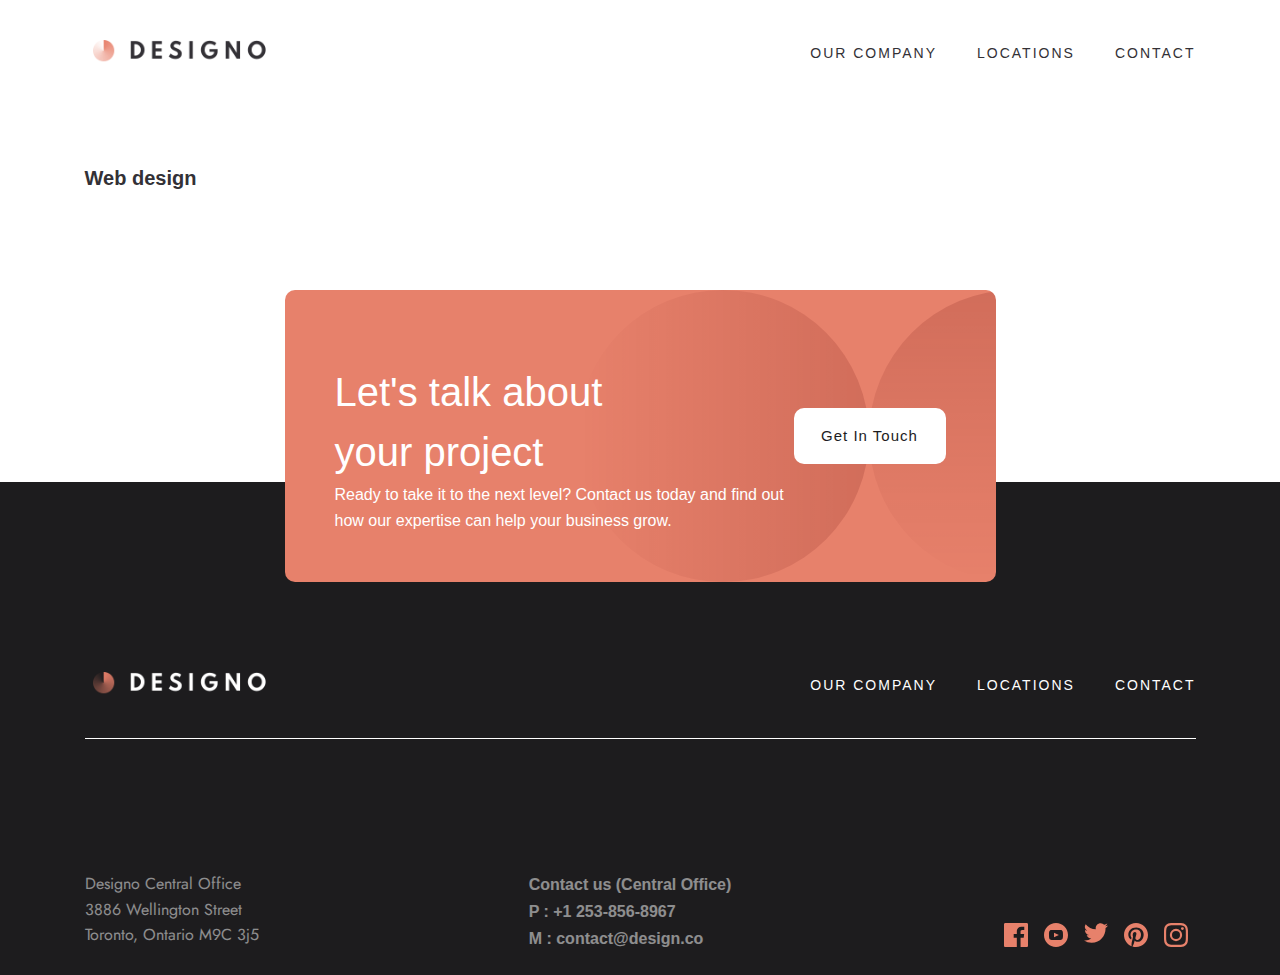
<file: pages/web-design.html>
<!DOCTYPE html>
<html lang="en">

<head>
    <meta charset="UTF-8">
    <meta name="viewport" content="width=device-width, initial-scale=1.0">
    <link rel="stylesheet" href="../css/global.css">
    <link rel="stylesheet" href="../css/web-design.css">
    <title>Designo | Web Design</title>

    <link rel="shortcut icon" href="./images/favicon-32x32.png" type="image/x-icon">
</head>

<body>
    <!-- HEADER  -->
    <header class="header">
        <section class="container header__container">
            <a href="../index.html"> <img class="logo" src="../images/shared/desktop/logo-dark.png" width="196"
                    height="24" alt="Logo">
            </a>

            <ul class="nav__bar">
                <li class="nav__items nav__items--visit"><a href="../pages/our-company.html">OUR COMPANY</a></li>
                <li class="nav__items"><a href="./location.html">LOCATIONS</a></li>
                <li class="nav__items"><a href="./contact.html">CONTACT</a></li>
            </ul>
        </section>

    </header>

    <!-- Main -->
    <main class="main">
        <section class="container main__container">
            <h1>Web design</h1>
        </section>

    </main>



    <div class="container footer--sub__container">
        <div>
            <h2 class="footer__sub--title">Let's talk about your project</h2>

            <p class="footer--sub__disc">Ready to take it to the next level? Contact us today and find out how our
                expertise can help your
                business grow.
            </p>
        </div>
        <button class="footer--btn">Get In Touch</button>
    </div>
    <footer class="footer">
        <div class="footer__container container">


            <header class="header">
                <section class="header__container">
                    <a href="../index.html"><img class="logo" src="../images/shared/desktop/logo-light.png" width="196"
                            height="24" alt="Logo">
                    </a>

                    <ul class="nav__bar">
                        <li class="nav__items"><a href="./pages/our-company.html">OUR COMPANY</a></li>
                        <li class="nav__items"><a href="./location.html">LOCATIONS</a></li>
                        <li class="nav__items"><a href="./contact.html">CONTACT</a></li>
                    </ul>
                </section>

            </header>

            <div class="footer__items">
                <a class="foot__addres" href="#">
                    Designo Central Office
                    3886 Wellington Street
                    Toronto, Ontario M9C 3j5
                </a>
                <ul class="foot__list">
                    <li class="foot__list__items"><a href="#">Contact us (Central Office)</a></li>
                    <li class="foot__list__items"><a href="tel:+1 253-856-8967">P : +1 253-856-8967</a></li>
                    <li class="foot__list__items"><a href="mailto:contact@gmail.com">M : contact@design.co</a></li>
                </ul>
                <div class="social__icons">
                    <a href="#"><img src="../images/shared/desktop/icon-facebook.svg" alt="facebook icon"></a>
                    <a href="#"><img src="../images/shared/desktop/icon-youtube.svg" alt="you tube icon"></a>
                    <a href="#"><img src="../images/shared/desktop/icon-twitter.svg" alt="twitter icon"></a>
                    <a href="#"><img src="../images/shared/desktop/icon-pinterest.svg" alt="pinterest icon"></a>
                    <a href="#"><img src="../images/shared/desktop/icon-instagram.svg" alt="instagram icon"></a>
                </div>
            </div>
        </div>
        </div>


    </footer>



</body>

</html>
</file>
<file: css/home.css>
@import './global.css';


.main__page {
    width: 100%;
    height: 640px;
    background-color: var(--peach);
}

.main__container {
    display: flex;
    justify-content: space-between;
    height: 640px;


}

.main__page--right {
    width: 80%;
    height: 100%;
    background-image: url(../images/home/desktop/image-hero-phone.png),
        url(../images/home/desktop/bg-pattern-hero-home.svg);
    background-repeat: no-repeat;
    background-position-x: 100%;

}

.main__page--left {
    width: 540px;
    margin-top: 10%;
}

.main__page--left--title {
    color: var(--white);
    font-size: 4.8rem;
    font-weight: 500;
    line-height: 1;
    max-width: 540px;
}


.main__page--left--disc {
    max-width: 445px;
    font-size: 1rem;
    font-weight: 400;
    line-height: 1.7;
    text-align: left;
    color: var(--white);
    margin-top: 10%;
    margin-bottom: 10%;
}

.design__container {
    margin-top: 80px;
    display: flex;
    gap: 20px;
}

.design__container>a:hover,
.design__card--right>a:hover {
    text-decoration: none;
    background-color: var(--peach);
}

.design__card--right {
    display: flex;
    flex-direction: column;
    gap: 20px;
}

.design__card {
    width: 541px;
    height: 640px;
    padding: 20% 10%;
    text-align: center;
    background-repeat: no-repeat;
    background-size: cover;
    cursor: pointer;
}

.design__card:hover {
    opacity: 0.8;
}

.design__card--bg--web {
    background-image: url(../images/home/desktop/image-web-design-large.jpg);
    padding-top: 50%;
}

.design__card--bg--app {
    height: 308px;
    background-image: url(../images/home/desktop/image-app-design.jpg);
}

.design__card--bg--graphic {
    height: 308px;
    background-image: url(../images/home/desktop/image-graphic-design.jpg);
}

.web__design--title {
    color: #fff;
    font-size: 4rem;
    font-weight: 500;
    letter-spacing: 2px;
    line-height: 1.2;

}

.web__Design--sub--title {
    font-weight: 500;
    font-size: 1.5rem;
    line-height: 1.2;
    letter-spacing: 5px;
    color: #fff;
}

.info__cards__container {
    display: flex;
    justify-content: space-around;
    align-items: center;
    margin-top: 100px;
    background-image: url(../images/shared/desktop/bg-pattern-call-to-action.svg);
    background-position-y: -300px;
    background-position-x: 100px;

}

.info__card {
    width: 350px;
    height: 412px;
    align-items: center;
}

.info__card--title {
    font-size: 2rem;
    font-weight: 500;
    line-height: 1.6;
    color: var(--black);
    text-align: center;
    letter-spacing: 8px;
    margin-top: 20px;
    margin-bottom: 20px;
}

.info__card--disc {
    font-size: 1.6rem;
    font-weight: 400;
    line-height: 1.2;
    text-align: center;
    color: var(--black);
    max-width: 350px;
    text-wrap: wrap;
}

.info__card>img {
    margin-left: 80px;
}

@media screen and (max-width:960px) {
    .main__page--left {
        align-items: center;
        text-align: center;
        margin-left: 20%;
    }

    .main__page--left--title {
        font-size: 4.8rem;
        font-weight: 500;
        line-height: 1.2;
        text-align: center;

    }
    .main__page--right{
        margin-left:10% ;
    }

    .main__page--left--disc {
        font-size: 1.6rem;
        font-weight: 400;
        line-height: 1.5;
        text-align: center;

    }

    .main__container{
        height: 1200px;
        background-color:var(--light-peach);
    }
    .main__page {
        height: 640px;
    }

    .design__container,
    .info__cards__container,
    .social__icons,
    .main__container {
        flex-direction: column;
        padding: 10px auto;
    }
    .design__container{
        margin-top: 700px;
        padding-left: 24%;
    }

    .header{
        margin-bottom: 0px;
    }
}

@media screen and (max-width:768px) {
    .main__page--left {
        align-items: center;
        text-align: center;
        margin-left: 20%;
    }


    .main__page--right{
        margin-left:5%;
        overflow: visible;
    }

    .main__container{
        height: 1200px;
        background-color:var(--light-peach);
    }
    .main__page {
        height: 640px;
    }
    .design__container{
        padding-left: 15%;
    }

}
</file>
<file: css/app-design.css>
@import './global.css';
</file>
<file: css/contact.css>
@import './global.css';
</file>
<file: css/graphic-design.css>
@import './global.css';
</file>
<file: css/location.css>
@import './global.css';

.location__card--bg{
    background-color:#FDF3F0;
    width: 730px;
    height: 300px;
    margin-top: 12px;
    padding: 88px 95px;
    background-image:url(../images/shared/desktop/bg-pattern-two-circles.svg);

}
.location__addres{
    display: flex;
    justify-content: space-between;
    height: 78px;
    gap: 10px;
}
.location__card__container{
    display: flex;
    justify-content: space-between;
}
.country__name{
    color: var(--peach);
    max-width: 730px;
    font-size: 4rem;
    font-weight: 500;
    line-height: 1.2;


}
.location__card a{
    color:var(--black);
}
@media screen and (max-width:958px) {
    .location__card--bg{
        width: 100%;
        height: 100vh;
        margin-top: 12px;
        padding: 88px 95px;
        background-image:url(../images/shared/desktop/bg-pattern-two-circles.svg);
    
    }
    .location__card{
        margin-bottom: 50px;
    }
    .location__addres{
        flex-direction: column;
       column-gap:10px;
    }
    .location__card__container{
        flex-direction: column;
        height: 60vh;
    }
    .location__map a{
        margin-top: 0px;
        margin-right: 90%;
        width: 800px;
        height: 60%;
    }
    .location__map img{
        object-fit: cover;
        margin-top: 20px;
        width: 100%;
        height: 60%;
    }
}
</file>
<file: css/our-company.css>
@import './global.css';
</file>
<file: css/web-design.css>
@import './global.css';
</file>
<file: css/global.css>
@import './font.css';
@import './normalize.css';
@import './variables.css';
@import './nav-bar.css';
@import './footer.css';



* {
    margin: 0;
    padding: 0;
    box-sizing: border-box;
}

body {
    font-family: 'Poppins', sans-serif;
}
main{
    flex-grow: 1;
}
.container {
    max-width: 1211px;
    margin-left: auto;
    margin-right: auto;
    padding-left: 5rem;
    padding-right: 5rem;

}
img{
    object-fit: contain;

}
a{
    display: inline-block;
}

html{
    color: var(--dark-grey);
    font-size: 62.5%;
    scroll-behavior: smooth;
    height: 100vh;
}
body{
    display: flex;
    flex-direction: column;
    height: 100%;
}
button{
    cursor: pointer;
}
button:hover{
    background-color:var(--light-peach);
}

a {
   text-decoration: none;
  transition: color 0.3s;
}
a:hover {

text-decoration: underline;
}

.nav__items--visit{
    color: var(--peach);
    text-decoration: underline;
}
</file>
